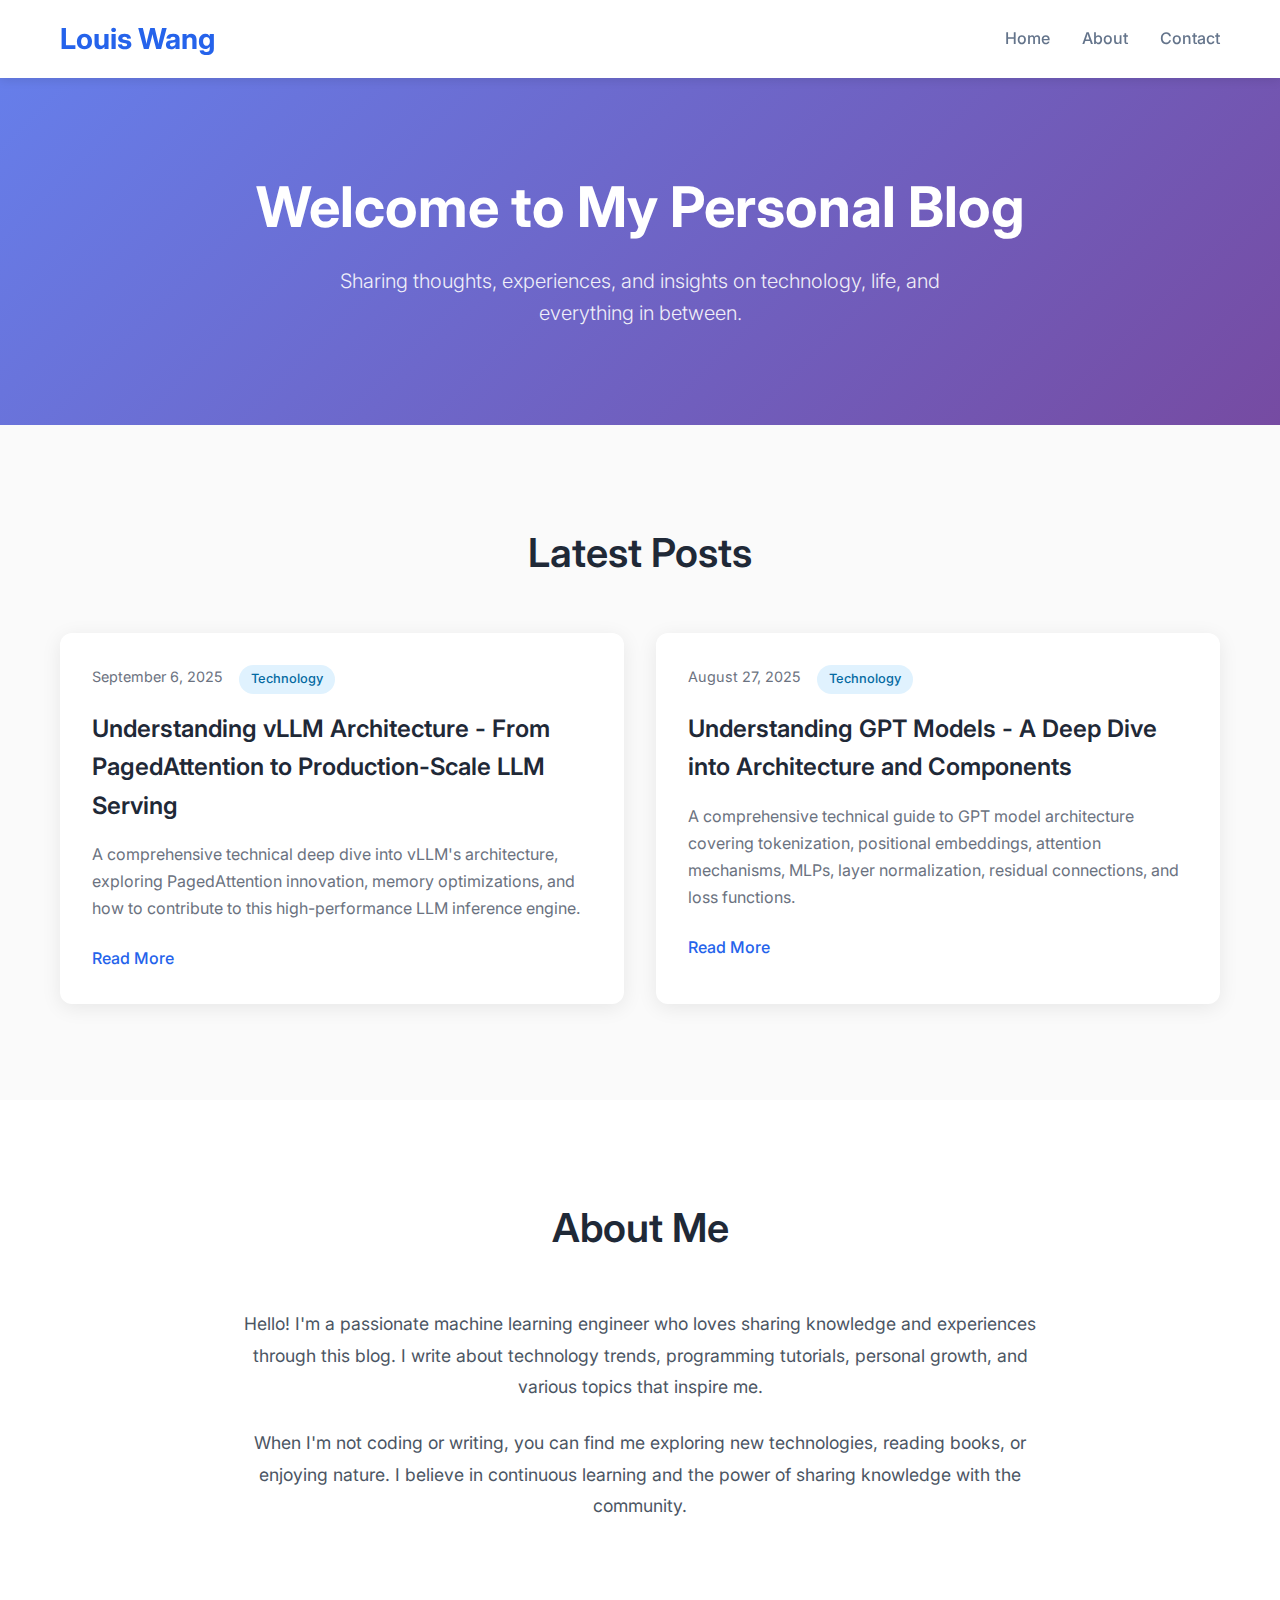
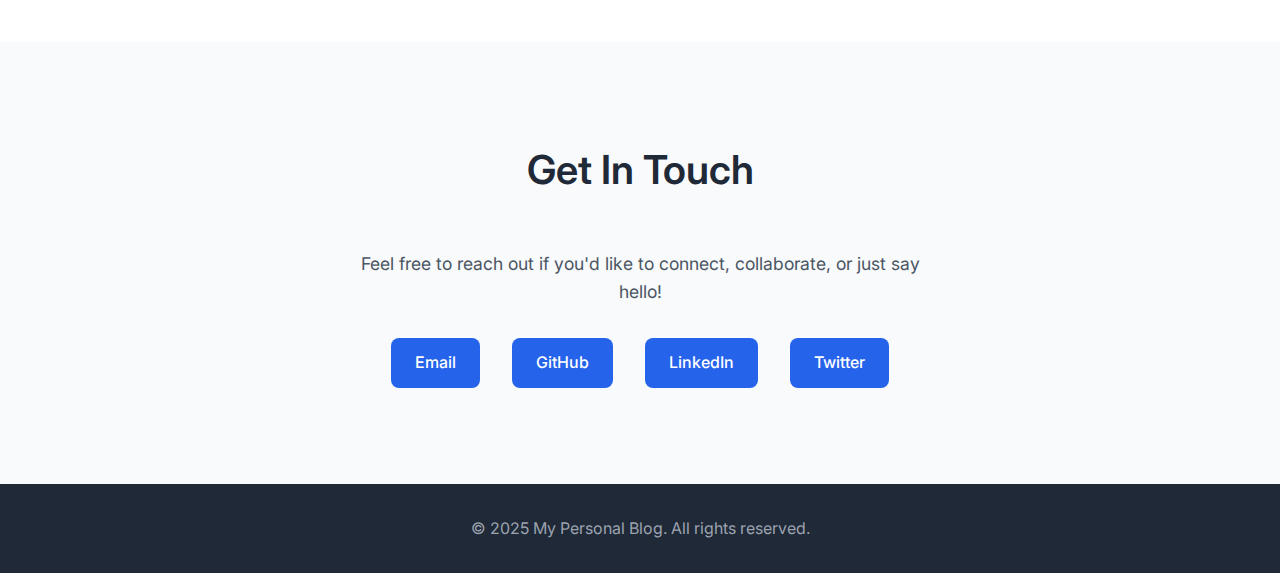
<file: index.html>
<!DOCTYPE html>
<html lang="en">
<head>
    <meta charset="UTF-8">
    <meta name="viewport" content="width=device-width, initial-scale=1.0">
    <title>My Personal Blog</title>
    <link rel="stylesheet" href="styles.css">
    <link href="https://fonts.googleapis.com/css2?family=Inter:wght@300;400;500;600;700&display=swap" rel="stylesheet">
</head>
<body>
    <header class="header">
        <nav class="nav">
            <div class="nav-container">
                <h1 class="logo">Louis Wang</h1>
                <ul class="nav-menu">
                    <li><a href="#home" class="nav-link">Home</a></li>
                    <li><a href="#about" class="nav-link">About</a></li>
                    <li><a href="#contact" class="nav-link">Contact</a></li>
                </ul>
            </div>
        </nav>
    </header>

    <main class="main">
        <section id="home" class="hero">
            <div class="container">
                <h2 class="hero-title">Welcome to My Personal Blog</h2>
                <p class="hero-subtitle">Sharing thoughts, experiences, and insights on technology, life, and everything in between.</p>
            </div>
        </section>

        <section class="posts">
            <div class="container">
                <h3 class="section-title">Latest Posts</h3>
                <div class="posts-grid">
                    <!-- Posts will be dynamically loaded here -->
                    <div class="loading" style="text-align: center; padding: 2rem; color: #6b7280;">
                        Loading posts...
                    </div>
                </div>
            </div>
        </section>

        <section id="about" class="about">
            <div class="container">
                <h3 class="section-title">About Me</h3>
                <div class="about-content">
                    <p>Hello! I'm a passionate machine learning engineer who loves sharing knowledge and experiences through this blog. I write about technology trends, programming tutorials, personal growth, and various topics that inspire me.</p>
                    <p>When I'm not coding or writing, you can find me exploring new technologies, reading books, or enjoying nature. I believe in continuous learning and the power of sharing knowledge with the community.</p>
                </div>
            </div>
        </section>

        <section id="contact" class="contact">
            <div class="container">
                <h3 class="section-title">Get In Touch</h3>
                <div class="contact-content">
                    <p>Feel free to reach out if you'd like to connect, collaborate, or just say hello!</p>
                    <div class="contact-links">
                        <a href="mailto:louiswang524@gmail.com" class="contact-link">Email</a>
                        <a href="https://github.com/louiswang524" class="contact-link">GitHub</a>
                        <a href="https://www.linkedin.com/in/yu-feng/" class="contact-link">LinkedIn</a>
                        <a href="https://x.com/louiswangyufeng" class="contact-link">Twitter</a>
                    </div>
                </div>
            </div>
        </section>
    </main>

    <footer class="footer">
        <div class="container">
            <p>&copy; 2025 My Personal Blog. All rights reserved.</p>
        </div>
    </footer>

    <script src="markdown-parser.js"></script>
    <script>
        // Load and render posts on page load
        document.addEventListener('DOMContentLoaded', async function() {
            await blog.renderPosts();
        });
    </script>
    <script src="script.js"></script>
</body>
</html>
</file>
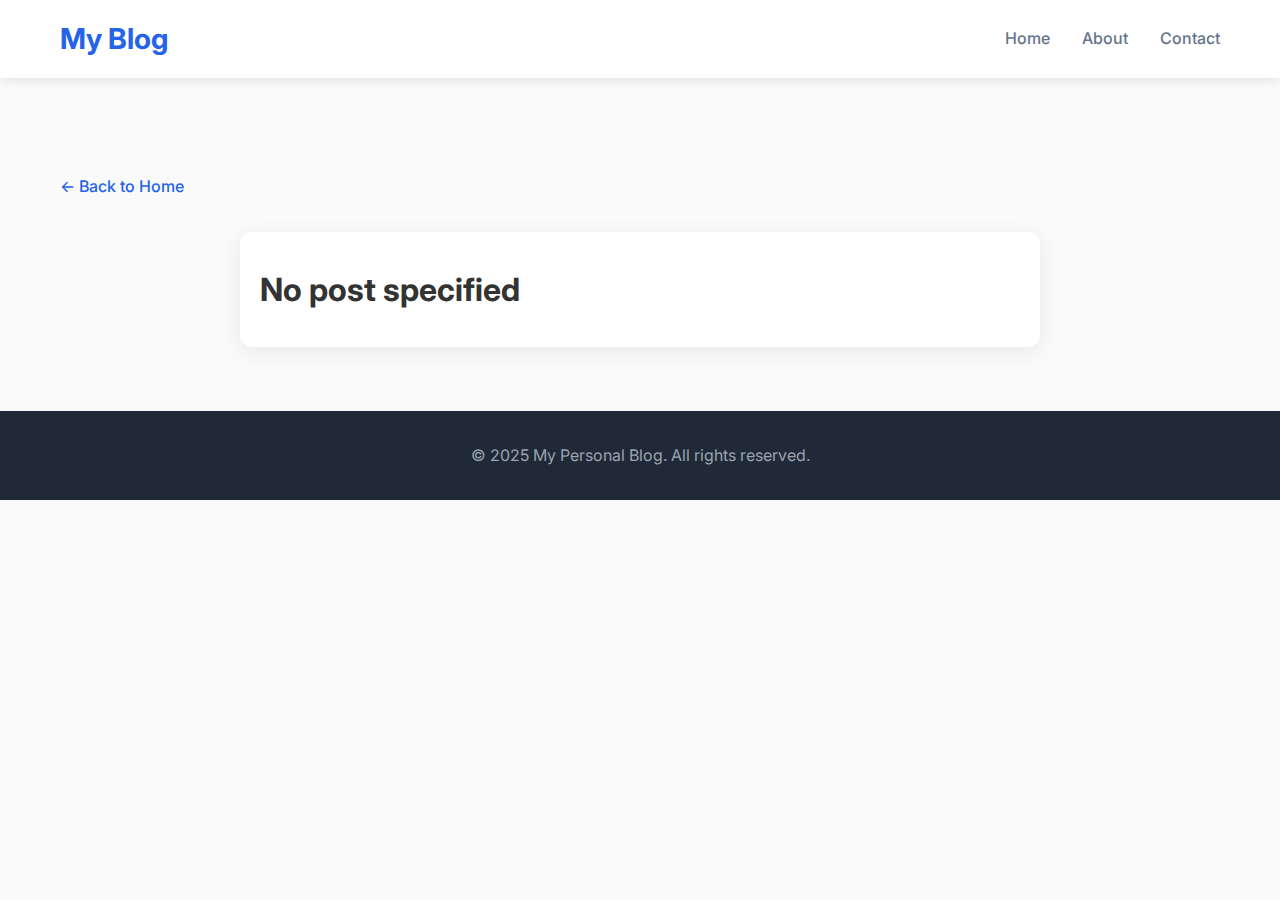
<file: post.html>
<!DOCTYPE html>
<html lang="en">
<head>
    <meta charset="UTF-8">
    <meta name="viewport" content="width=device-width, initial-scale=1.0">
    <title>Post - My Personal Blog</title>
    <link rel="stylesheet" href="styles.css">
    <link href="https://fonts.googleapis.com/css2?family=Inter:wght@300;400;500;600;700&display=swap" rel="stylesheet">
    <style>
        .post-content {
            max-width: 800px;
            margin: 0 auto;
            padding: 2rem 20px;
            background: white;
            border-radius: 12px;
            box-shadow: 0 4px 20px rgba(0, 0, 0, 0.08);
        }
        
        .post-header {
            text-align: center;
            margin-bottom: 3rem;
            padding-bottom: 2rem;
            border-bottom: 1px solid #e5e7eb;
        }
        
        .post-title {
            font-size: 2.5rem;
            font-weight: 700;
            color: #1f2937;
            margin-bottom: 1rem;
        }
        
        .post-meta {
            color: #6b7280;
            font-size: 1rem;
        }
        
        .post-body h1, .post-body h2, .post-body h3 {
            font-weight: 600;
            color: #1f2937;
            margin: 2rem 0 1rem 0;
        }
        
        .post-body h1 { font-size: 2rem; }
        .post-body h2 { font-size: 1.75rem; }
        .post-body h3 { font-size: 1.5rem; }
        
        .post-body p {
            margin-bottom: 1.5rem;
            line-height: 1.8;
            color: #4b5563;
        }
        
        .post-body ul, .post-body ol {
            margin-left: 2rem;
            margin-bottom: 1.5rem;
        }
        
        .post-body li {
            margin-bottom: 0.5rem;
            color: #4b5563;
            line-height: 1.7;
        }
        
        .post-body blockquote {
            background: #f8fafc;
            border-left: 4px solid #2563eb;
            padding: 1rem 1.5rem;
            margin: 2rem 0;
            font-style: italic;
            color: #4b5563;
        }
        
        .post-body code {
            background: #f3f4f6;
            padding: 0.2rem 0.4rem;
            border-radius: 4px;
            font-family: 'Monaco', 'Menlo', 'Ubuntu Mono', monospace;
            font-size: 0.9rem;
            color: #1f2937;
        }
        
        .post-body pre {
            background: #1f2937;
            color: #e5e7eb;
            padding: 1.5rem;
            border-radius: 8px;
            margin: 1.5rem 0;
            overflow-x: auto;
        }
        
        .post-body pre code {
            background: none;
            padding: 0;
            color: inherit;
        }
        
        .post-body img {
            max-width: 100%;
            height: auto;
            border-radius: 8px;
            margin: 1rem 0;
        }
        
        .post-body hr {
            border: none;
            height: 1px;
            background: #e5e7eb;
            margin: 2rem 0;
        }
        
        .back-link {
            display: inline-block;
            margin: 2rem 0;
            color: #2563eb;
            text-decoration: none;
            font-weight: 500;
            transition: color 0.3s ease;
        }
        
        .back-link:hover {
            color: #1d4ed8;
        }
        
        .loading {
            text-align: center;
            padding: 4rem 0;
            color: #6b7280;
        }
        
        .error {
            background: #fef2f2;
            border: 1px solid #fecaca;
            border-radius: 8px;
            padding: 2rem;
            margin: 2rem 0;
        }
        
        .error h2 {
            color: #dc2626;
            margin-bottom: 1rem;
        }
        
        .error p {
            color: #7f1d1d;
            margin-bottom: 1rem;
        }
        
        .error code {
            background: #fee2e2;
            color: #991b1b;
            padding: 0.2rem 0.4rem;
            border-radius: 4px;
        }
    </style>
</head>
<body>
    <header class="header">
        <nav class="nav">
            <div class="nav-container">
                <a href="index.html" class="logo">My Blog</a>
                <ul class="nav-menu">
                    <li><a href="index.html#home" class="nav-link">Home</a></li>
                    <li><a href="index.html#about" class="nav-link">About</a></li>
                    <li><a href="index.html#contact" class="nav-link">Contact</a></li>
                </ul>
            </div>
        </nav>
    </header>

    <main class="main" style="padding: 4rem 0;">
        <div class="container">
            <a href="index.html" class="back-link">← Back to Home</a>
            
            <article class="post-content">
                <div class="loading">Loading post...</div>
            </article>
        </div>
    </main>

    <footer class="footer">
        <div class="container">
            <p>&copy; 2025 My Personal Blog. All rights reserved.</p>
        </div>
    </footer>

    <script src="markdown-parser.js"></script>
    <script>
        // Load and render the post based on URL parameter
        document.addEventListener('DOMContentLoaded', async function() {
            const urlParams = new URLSearchParams(window.location.search);
            const filename = urlParams.get('file');
            
            if (filename) {
                await blog.renderSinglePost(filename);
            } else {
                document.querySelector('.post-content').innerHTML = '<h1>No post specified</h1>';
            }
        });
    </script>
    <script src="script.js"></script>
</body>
</html>
</file>
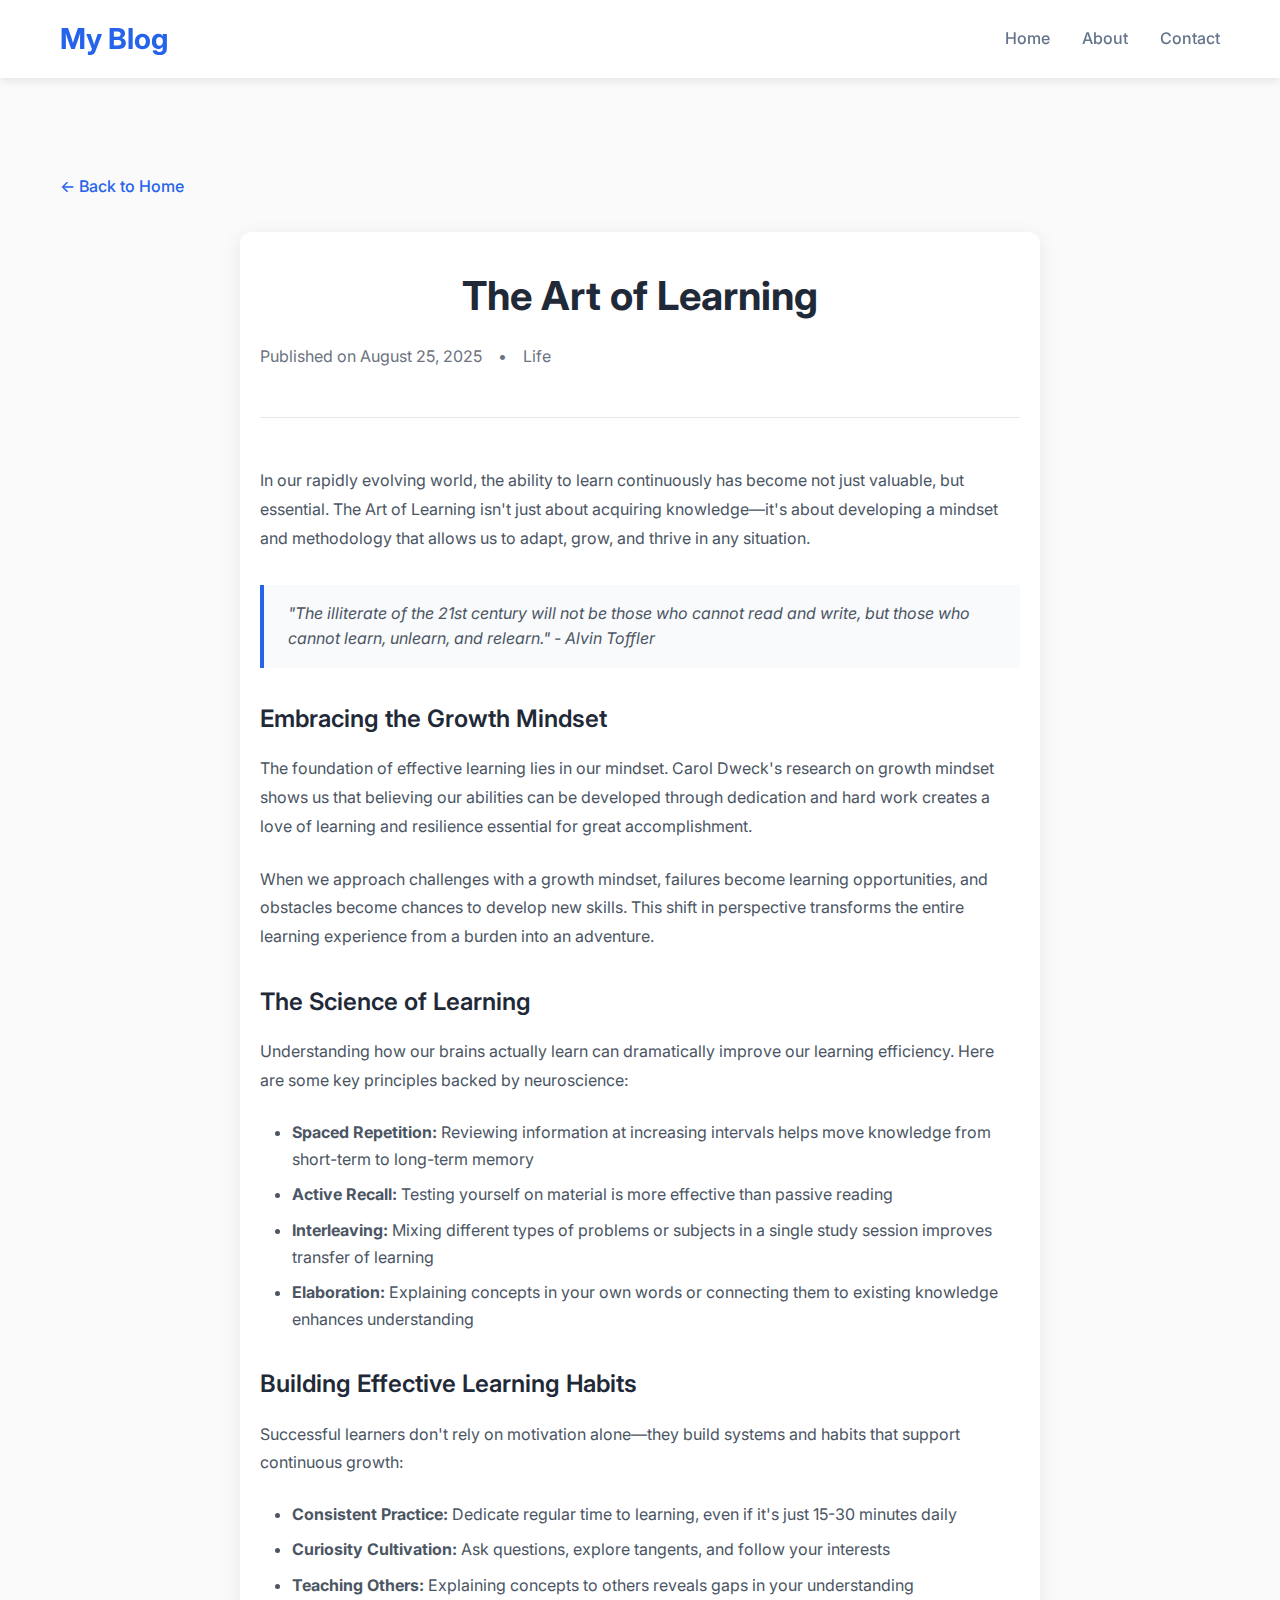
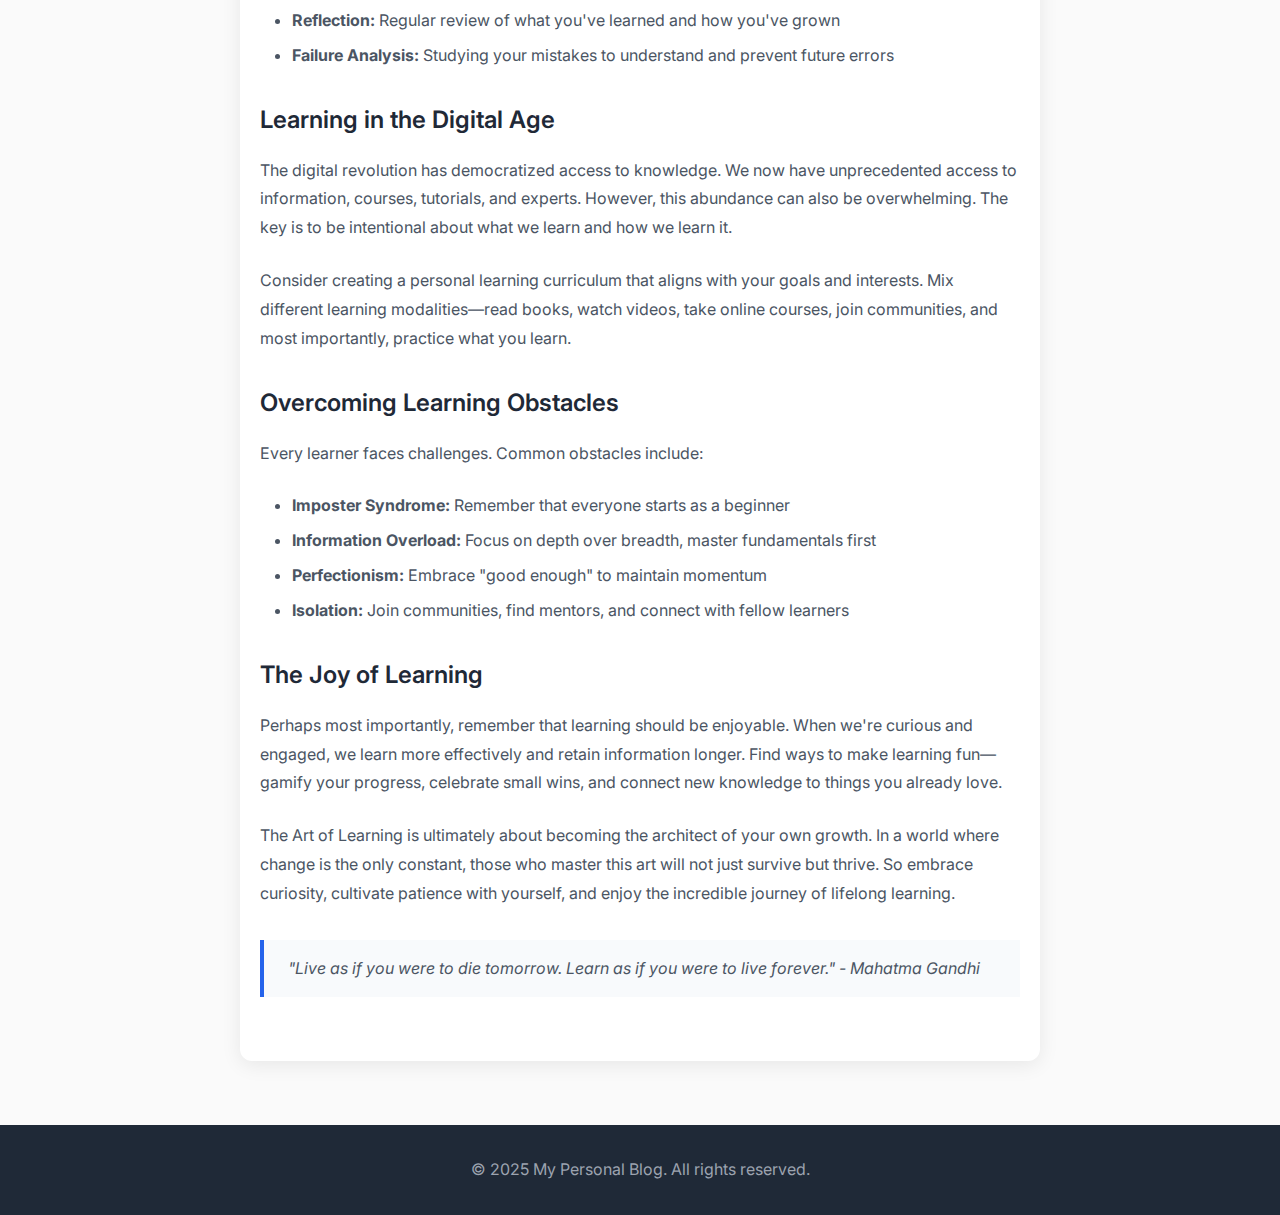
<file: posts/art-of-learning.html>
<!DOCTYPE html>
<html lang="en">
<head>
    <meta charset="UTF-8">
    <meta name="viewport" content="width=device-width, initial-scale=1.0">
    <title>The Art of Learning - My Personal Blog</title>
    <link rel="stylesheet" href="../styles.css">
    <link href="https://fonts.googleapis.com/css2?family=Inter:wght@300;400;500;600;700&display=swap" rel="stylesheet">
    <style>
        .post-content {
            max-width: 800px;
            margin: 0 auto;
            padding: 2rem 20px;
            background: white;
            border-radius: 12px;
            box-shadow: 0 4px 20px rgba(0, 0, 0, 0.08);
        }
        
        .post-header {
            text-align: center;
            margin-bottom: 3rem;
            padding-bottom: 2rem;
            border-bottom: 1px solid #e5e7eb;
        }
        
        .post-title {
            font-size: 2.5rem;
            font-weight: 700;
            color: #1f2937;
            margin-bottom: 1rem;
        }
        
        .post-meta {
            color: #6b7280;
            font-size: 1rem;
        }
        
        .post-body h3 {
            font-size: 1.5rem;
            font-weight: 600;
            color: #1f2937;
            margin: 2rem 0 1rem 0;
        }
        
        .post-body p {
            margin-bottom: 1.5rem;
            line-height: 1.8;
            color: #4b5563;
        }
        
        .post-body ul {
            margin-left: 2rem;
            margin-bottom: 1.5rem;
        }
        
        .post-body li {
            margin-bottom: 0.5rem;
            color: #4b5563;
            line-height: 1.7;
        }
        
        .back-link {
            display: inline-block;
            margin: 2rem 0;
            color: #2563eb;
            text-decoration: none;
            font-weight: 500;
        }
        
        .back-link:hover {
            color: #1d4ed8;
        }
        
        .quote {
            background: #f8fafc;
            border-left: 4px solid #2563eb;
            padding: 1rem 1.5rem;
            margin: 2rem 0;
            font-style: italic;
            color: #4b5563;
        }
    </style>
</head>
<body>
    <header class="header">
        <nav class="nav">
            <div class="nav-container">
                <a href="../index.html" class="logo">My Blog</a>
                <ul class="nav-menu">
                    <li><a href="../index.html#home" class="nav-link">Home</a></li>
                    <li><a href="../index.html#about" class="nav-link">About</a></li>
                    <li><a href="../index.html#contact" class="nav-link">Contact</a></li>
                </ul>
            </div>
        </nav>
    </header>

    <main class="main" style="padding: 4rem 0;">
        <div class="container">
            <a href="../index.html" class="back-link">← Back to Home</a>
            
            <article class="post-content">
                <header class="post-header">
                    <h1 class="post-title">The Art of Learning</h1>
                    <div class="post-meta">
                        <span>Published on August 25, 2025</span> • <span>Life</span>
                    </div>
                </header>
                
                <div class="post-body">
                    <p>In our rapidly evolving world, the ability to learn continuously has become not just valuable, but essential. The Art of Learning isn't just about acquiring knowledge—it's about developing a mindset and methodology that allows us to adapt, grow, and thrive in any situation.</p>
                    
                    <div class="quote">
                        "The illiterate of the 21st century will not be those who cannot read and write, but those who cannot learn, unlearn, and relearn." - Alvin Toffler
                    </div>
                    
                    <h3>Embracing the Growth Mindset</h3>
                    <p>The foundation of effective learning lies in our mindset. Carol Dweck's research on growth mindset shows us that believing our abilities can be developed through dedication and hard work creates a love of learning and resilience essential for great accomplishment.</p>
                    
                    <p>When we approach challenges with a growth mindset, failures become learning opportunities, and obstacles become chances to develop new skills. This shift in perspective transforms the entire learning experience from a burden into an adventure.</p>
                    
                    <h3>The Science of Learning</h3>
                    <p>Understanding how our brains actually learn can dramatically improve our learning efficiency. Here are some key principles backed by neuroscience:</p>
                    
                    <ul>
                        <li><strong>Spaced Repetition:</strong> Reviewing information at increasing intervals helps move knowledge from short-term to long-term memory</li>
                        <li><strong>Active Recall:</strong> Testing yourself on material is more effective than passive reading</li>
                        <li><strong>Interleaving:</strong> Mixing different types of problems or subjects in a single study session improves transfer of learning</li>
                        <li><strong>Elaboration:</strong> Explaining concepts in your own words or connecting them to existing knowledge enhances understanding</li>
                    </ul>
                    
                    <h3>Building Effective Learning Habits</h3>
                    <p>Successful learners don't rely on motivation alone—they build systems and habits that support continuous growth:</p>
                    
                    <ul>
                        <li><strong>Consistent Practice:</strong> Dedicate regular time to learning, even if it's just 15-30 minutes daily</li>
                        <li><strong>Curiosity Cultivation:</strong> Ask questions, explore tangents, and follow your interests</li>
                        <li><strong>Teaching Others:</strong> Explaining concepts to others reveals gaps in your understanding</li>
                        <li><strong>Reflection:</strong> Regular review of what you've learned and how you've grown</li>
                        <li><strong>Failure Analysis:</strong> Studying your mistakes to understand and prevent future errors</li>
                    </ul>
                    
                    <h3>Learning in the Digital Age</h3>
                    <p>The digital revolution has democratized access to knowledge. We now have unprecedented access to information, courses, tutorials, and experts. However, this abundance can also be overwhelming. The key is to be intentional about what we learn and how we learn it.</p>
                    
                    <p>Consider creating a personal learning curriculum that aligns with your goals and interests. Mix different learning modalities—read books, watch videos, take online courses, join communities, and most importantly, practice what you learn.</p>
                    
                    <h3>Overcoming Learning Obstacles</h3>
                    <p>Every learner faces challenges. Common obstacles include:</p>
                    
                    <ul>
                        <li><strong>Imposter Syndrome:</strong> Remember that everyone starts as a beginner</li>
                        <li><strong>Information Overload:</strong> Focus on depth over breadth, master fundamentals first</li>
                        <li><strong>Perfectionism:</strong> Embrace "good enough" to maintain momentum</li>
                        <li><strong>Isolation:</strong> Join communities, find mentors, and connect with fellow learners</li>
                    </ul>
                    
                    <h3>The Joy of Learning</h3>
                    <p>Perhaps most importantly, remember that learning should be enjoyable. When we're curious and engaged, we learn more effectively and retain information longer. Find ways to make learning fun—gamify your progress, celebrate small wins, and connect new knowledge to things you already love.</p>
                    
                    <p>The Art of Learning is ultimately about becoming the architect of your own growth. In a world where change is the only constant, those who master this art will not just survive but thrive. So embrace curiosity, cultivate patience with yourself, and enjoy the incredible journey of lifelong learning.</p>
                    
                    <div class="quote">
                        "Live as if you were to die tomorrow. Learn as if you were to live forever." - Mahatma Gandhi
                    </div>
                </div>
            </article>
        </div>
    </main>

    <footer class="footer">
        <div class="container">
            <p>&copy; 2025 My Personal Blog. All rights reserved.</p>
        </div>
    </footer>

    <script src="../script.js"></script>
</body>
</html>
</file>
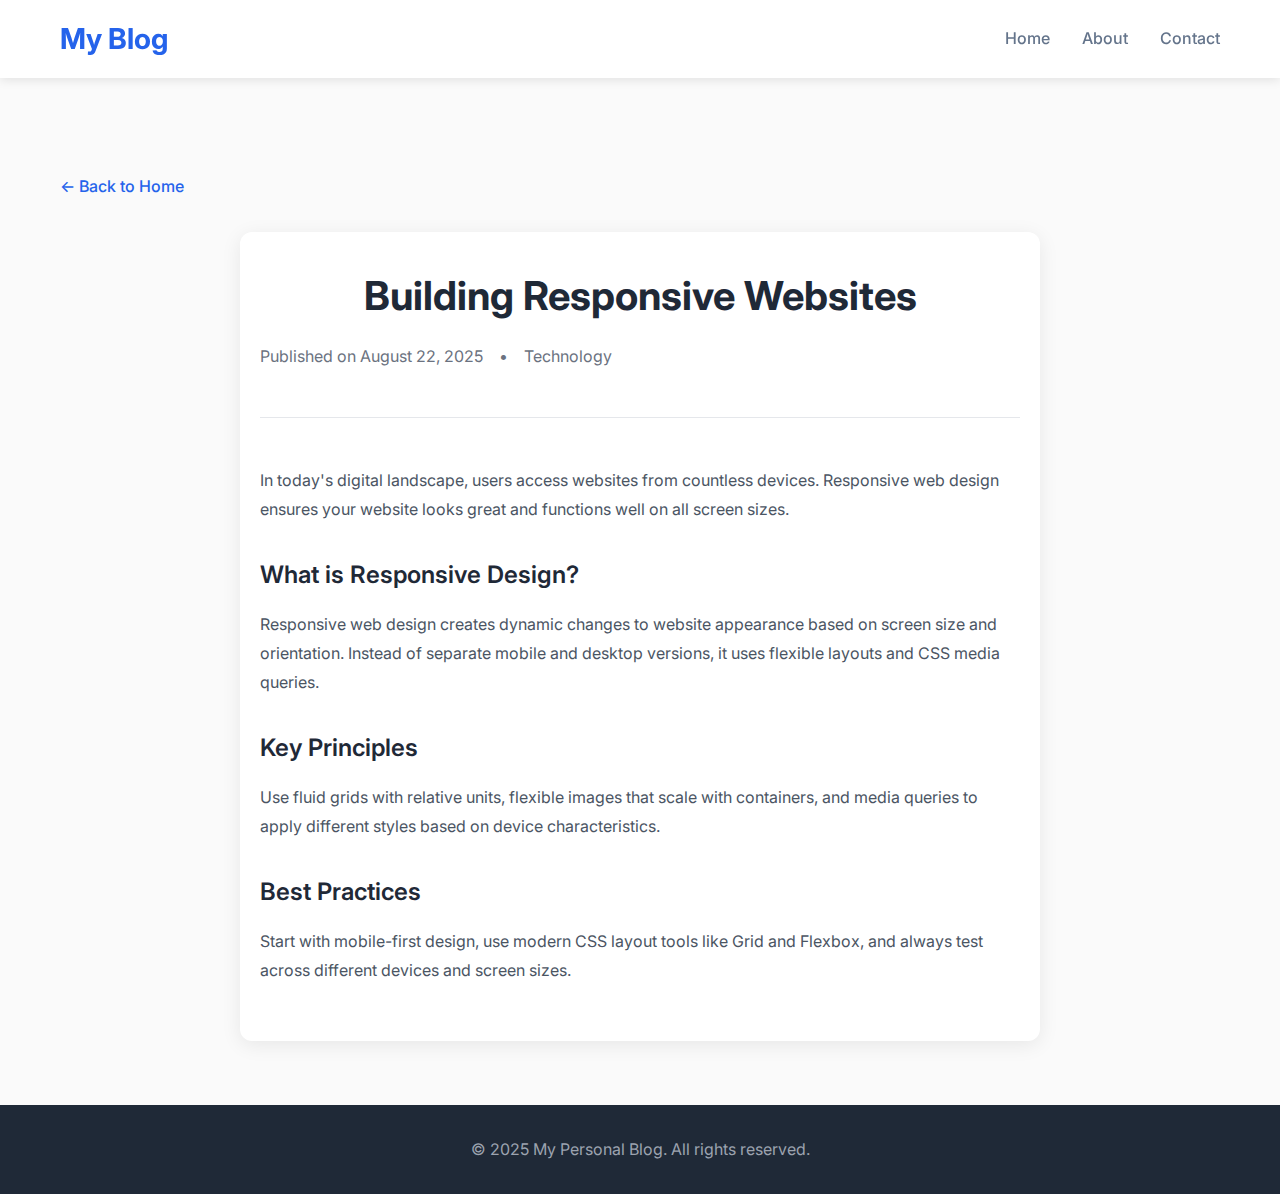
<file: posts/responsive-design.html>
<!DOCTYPE html>
<html lang="en">
<head>
    <meta charset="UTF-8">
    <meta name="viewport" content="width=device-width, initial-scale=1.0">
    <title>Building Responsive Websites - My Personal Blog</title>
    <link rel="stylesheet" href="../styles.css">
    <link href="https://fonts.googleapis.com/css2?family=Inter:wght@300;400;500;600;700&display=swap" rel="stylesheet">
    <style>
        .post-content {
            max-width: 800px;
            margin: 0 auto;
            padding: 2rem 20px;
            background: white;
            border-radius: 12px;
            box-shadow: 0 4px 20px rgba(0, 0, 0, 0.08);
        }
        .post-header {
            text-align: center;
            margin-bottom: 3rem;
            padding-bottom: 2rem;
            border-bottom: 1px solid #e5e7eb;
        }
        .post-title {
            font-size: 2.5rem;
            font-weight: 700;
            color: #1f2937;
            margin-bottom: 1rem;
        }
        .post-meta {
            color: #6b7280;
            font-size: 1rem;
        }
        .post-body h3 {
            font-size: 1.5rem;
            font-weight: 600;
            color: #1f2937;
            margin: 2rem 0 1rem 0;
        }
        .post-body p {
            margin-bottom: 1.5rem;
            line-height: 1.8;
            color: #4b5563;
        }
        .back-link {
            display: inline-block;
            margin: 2rem 0;
            color: #2563eb;
            text-decoration: none;
            font-weight: 500;
        }
        .back-link:hover {
            color: #1d4ed8;
        }
    </style>
</head>
<body>
    <header class="header">
        <nav class="nav">
            <div class="nav-container">
                <a href="../index.html" class="logo">My Blog</a>
                <ul class="nav-menu">
                    <li><a href="../index.html#home" class="nav-link">Home</a></li>
                    <li><a href="../index.html#about" class="nav-link">About</a></li>
                    <li><a href="../index.html#contact" class="nav-link">Contact</a></li>
                </ul>
            </div>
        </nav>
    </header>

    <main class="main" style="padding: 4rem 0;">
        <div class="container">
            <a href="../index.html" class="back-link">← Back to Home</a>
            
            <article class="post-content">
                <header class="post-header">
                    <h1 class="post-title">Building Responsive Websites</h1>
                    <div class="post-meta">
                        <span>Published on August 22, 2025</span> • <span>Technology</span>
                    </div>
                </header>
                
                <div class="post-body">
                    <p>In today's digital landscape, users access websites from countless devices. Responsive web design ensures your website looks great and functions well on all screen sizes.</p>
                    
                    <h3>What is Responsive Design?</h3>
                    <p>Responsive web design creates dynamic changes to website appearance based on screen size and orientation. Instead of separate mobile and desktop versions, it uses flexible layouts and CSS media queries.</p>
                    
                    <h3>Key Principles</h3>
                    <p>Use fluid grids with relative units, flexible images that scale with containers, and media queries to apply different styles based on device characteristics.</p>
                    
                    <h3>Best Practices</h3>
                    <p>Start with mobile-first design, use modern CSS layout tools like Grid and Flexbox, and always test across different devices and screen sizes.</p>
                </div>
            </article>
        </div>
    </main>

    <footer class="footer">
        <div class="container">
            <p>&copy; 2025 My Personal Blog. All rights reserved.</p>
        </div>
    </footer>

    <script src="../script.js"></script>
</body>
</html>
</file>
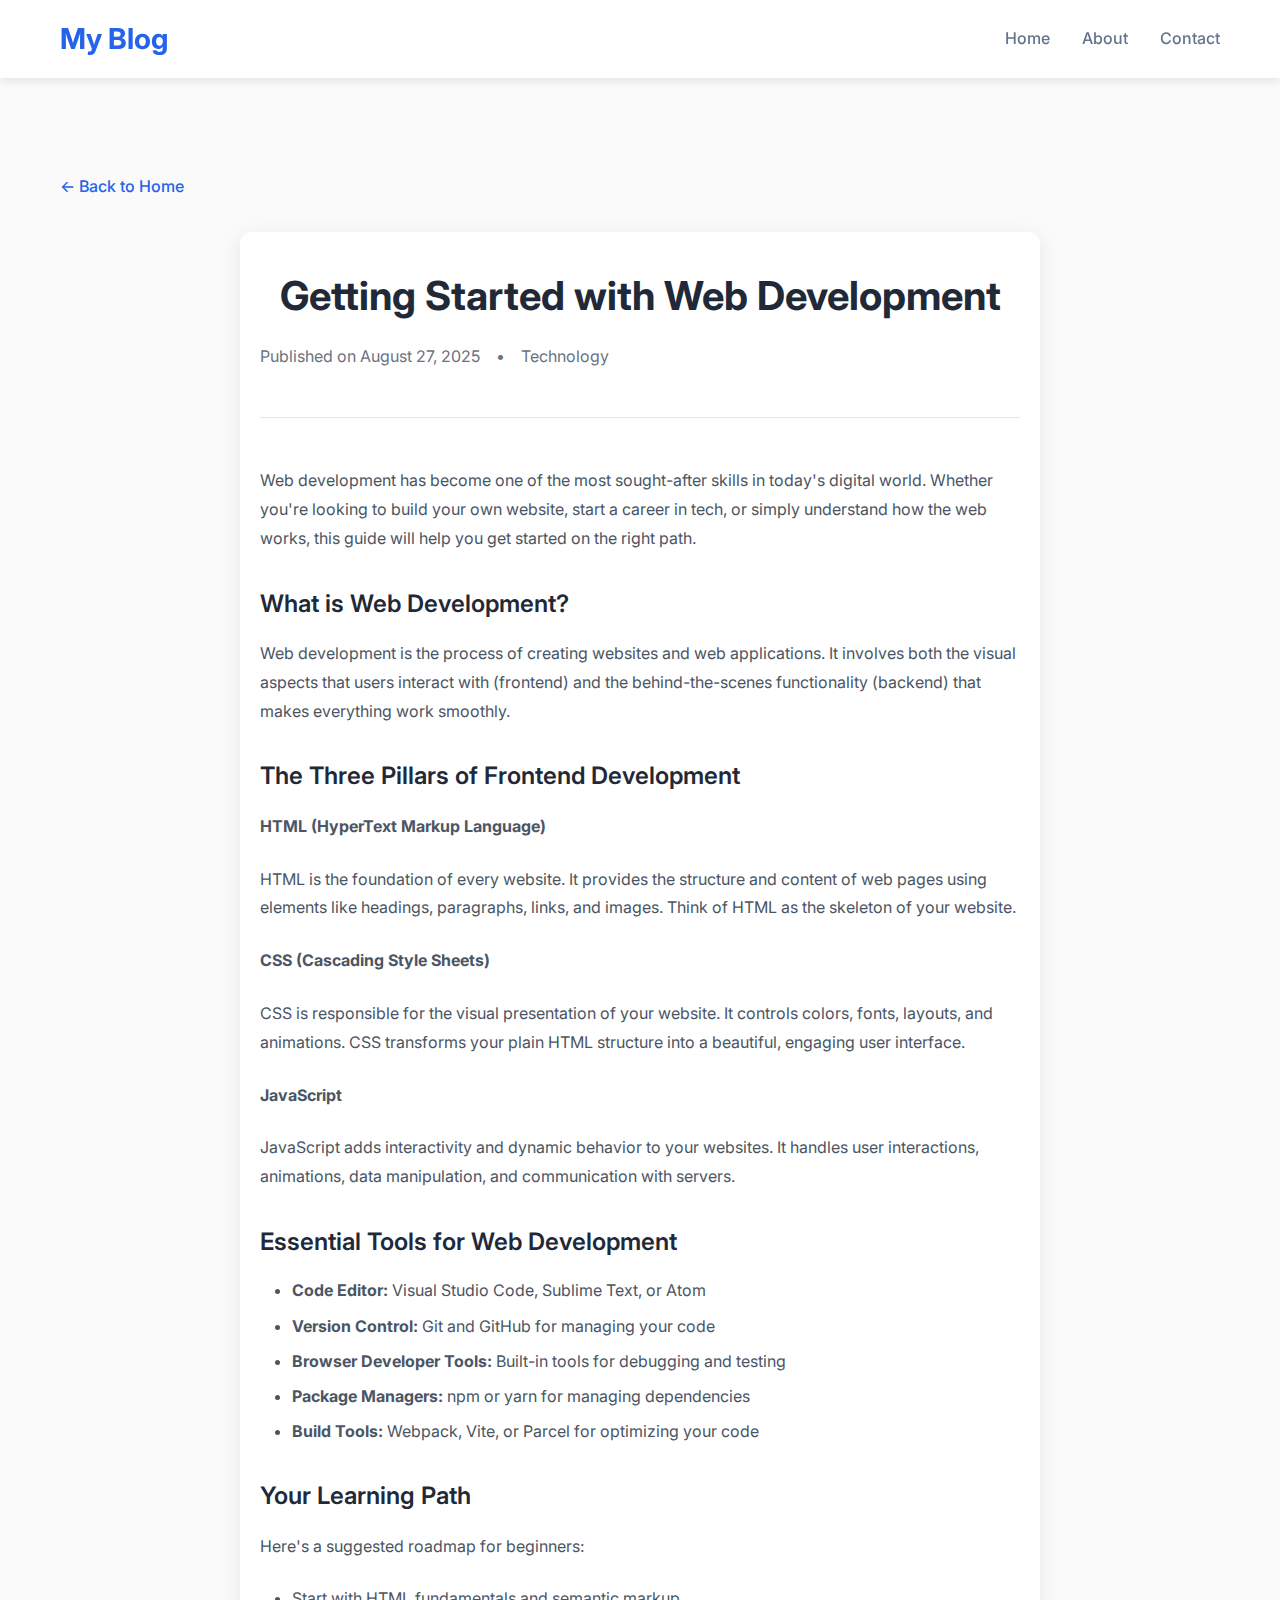
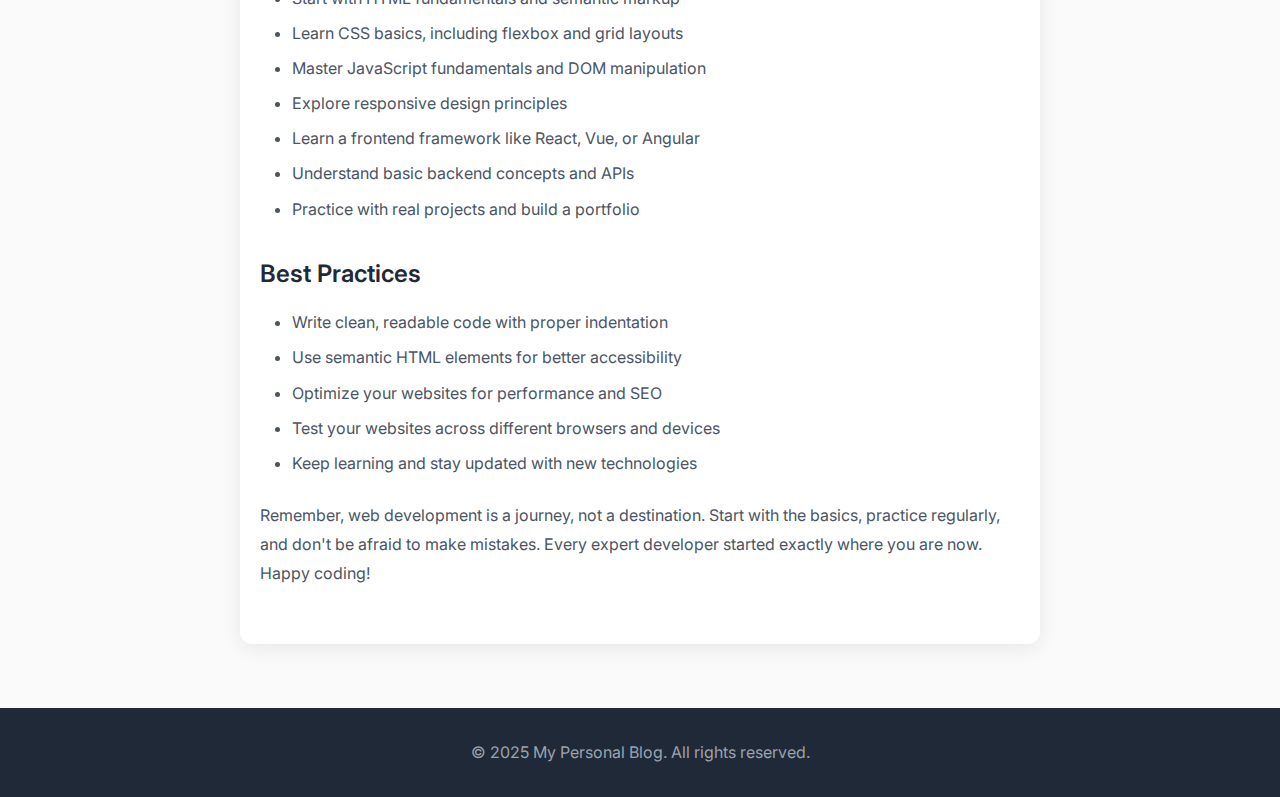
<file: posts/web-development-guide.html>
<!DOCTYPE html>
<html lang="en">
<head>
    <meta charset="UTF-8">
    <meta name="viewport" content="width=device-width, initial-scale=1.0">
    <title>Getting Started with Web Development - My Personal Blog</title>
    <link rel="stylesheet" href="../styles.css">
    <link href="https://fonts.googleapis.com/css2?family=Inter:wght@300;400;500;600;700&display=swap" rel="stylesheet">
    <style>
        .post-content {
            max-width: 800px;
            margin: 0 auto;
            padding: 2rem 20px;
            background: white;
            border-radius: 12px;
            box-shadow: 0 4px 20px rgba(0, 0, 0, 0.08);
        }
        
        .post-header {
            text-align: center;
            margin-bottom: 3rem;
            padding-bottom: 2rem;
            border-bottom: 1px solid #e5e7eb;
        }
        
        .post-title {
            font-size: 2.5rem;
            font-weight: 700;
            color: #1f2937;
            margin-bottom: 1rem;
        }
        
        .post-meta {
            color: #6b7280;
            font-size: 1rem;
        }
        
        .post-body h3 {
            font-size: 1.5rem;
            font-weight: 600;
            color: #1f2937;
            margin: 2rem 0 1rem 0;
        }
        
        .post-body p {
            margin-bottom: 1.5rem;
            line-height: 1.8;
            color: #4b5563;
        }
        
        .post-body ul {
            margin-left: 2rem;
            margin-bottom: 1.5rem;
        }
        
        .post-body li {
            margin-bottom: 0.5rem;
            color: #4b5563;
            line-height: 1.7;
        }
        
        .back-link {
            display: inline-block;
            margin: 2rem 0;
            color: #2563eb;
            text-decoration: none;
            font-weight: 500;
        }
        
        .back-link:hover {
            color: #1d4ed8;
        }
    </style>
</head>
<body>
    <header class="header">
        <nav class="nav">
            <div class="nav-container">
                <a href="../index.html" class="logo">My Blog</a>
                <ul class="nav-menu">
                    <li><a href="../index.html#home" class="nav-link">Home</a></li>
                    <li><a href="../index.html#about" class="nav-link">About</a></li>
                    <li><a href="../index.html#contact" class="nav-link">Contact</a></li>
                </ul>
            </div>
        </nav>
    </header>

    <main class="main" style="padding: 4rem 0;">
        <div class="container">
            <a href="../index.html" class="back-link">← Back to Home</a>
            
            <article class="post-content">
                <header class="post-header">
                    <h1 class="post-title">Getting Started with Web Development</h1>
                    <div class="post-meta">
                        <span>Published on August 27, 2025</span> • <span>Technology</span>
                    </div>
                </header>
                
                <div class="post-body">
                    <p>Web development has become one of the most sought-after skills in today's digital world. Whether you're looking to build your own website, start a career in tech, or simply understand how the web works, this guide will help you get started on the right path.</p>
                    
                    <h3>What is Web Development?</h3>
                    <p>Web development is the process of creating websites and web applications. It involves both the visual aspects that users interact with (frontend) and the behind-the-scenes functionality (backend) that makes everything work smoothly.</p>
                    
                    <h3>The Three Pillars of Frontend Development</h3>
                    
                    <p><strong>HTML (HyperText Markup Language)</strong></p>
                    <p>HTML is the foundation of every website. It provides the structure and content of web pages using elements like headings, paragraphs, links, and images. Think of HTML as the skeleton of your website.</p>
                    
                    <p><strong>CSS (Cascading Style Sheets)</strong></p>
                    <p>CSS is responsible for the visual presentation of your website. It controls colors, fonts, layouts, and animations. CSS transforms your plain HTML structure into a beautiful, engaging user interface.</p>
                    
                    <p><strong>JavaScript</strong></p>
                    <p>JavaScript adds interactivity and dynamic behavior to your websites. It handles user interactions, animations, data manipulation, and communication with servers.</p>
                    
                    <h3>Essential Tools for Web Development</h3>
                    <ul>
                        <li><strong>Code Editor:</strong> Visual Studio Code, Sublime Text, or Atom</li>
                        <li><strong>Version Control:</strong> Git and GitHub for managing your code</li>
                        <li><strong>Browser Developer Tools:</strong> Built-in tools for debugging and testing</li>
                        <li><strong>Package Managers:</strong> npm or yarn for managing dependencies</li>
                        <li><strong>Build Tools:</strong> Webpack, Vite, or Parcel for optimizing your code</li>
                    </ul>
                    
                    <h3>Your Learning Path</h3>
                    <p>Here's a suggested roadmap for beginners:</p>
                    <ul>
                        <li>Start with HTML fundamentals and semantic markup</li>
                        <li>Learn CSS basics, including flexbox and grid layouts</li>
                        <li>Master JavaScript fundamentals and DOM manipulation</li>
                        <li>Explore responsive design principles</li>
                        <li>Learn a frontend framework like React, Vue, or Angular</li>
                        <li>Understand basic backend concepts and APIs</li>
                        <li>Practice with real projects and build a portfolio</li>
                    </ul>
                    
                    <h3>Best Practices</h3>
                    <ul>
                        <li>Write clean, readable code with proper indentation</li>
                        <li>Use semantic HTML elements for better accessibility</li>
                        <li>Optimize your websites for performance and SEO</li>
                        <li>Test your websites across different browsers and devices</li>
                        <li>Keep learning and stay updated with new technologies</li>
                    </ul>
                    
                    <p>Remember, web development is a journey, not a destination. Start with the basics, practice regularly, and don't be afraid to make mistakes. Every expert developer started exactly where you are now. Happy coding!</p>
                </div>
            </article>
        </div>
    </main>

    <footer class="footer">
        <div class="container">
            <p>&copy; 2025 My Personal Blog. All rights reserved.</p>
        </div>
    </footer>

    <script src="../script.js"></script>
</body>
</html>
</file>
<file: styles.css>
/* Reset and base styles */
* {
    margin: 0;
    padding: 0;
    box-sizing: border-box;
}

body {
    font-family: 'Inter', -apple-system, BlinkMacSystemFont, 'Segoe UI', Roboto, sans-serif;
    line-height: 1.6;
    color: #333;
    background-color: #fafafa;
}

.container {
    max-width: 1200px;
    margin: 0 auto;
    padding: 0 20px;
}

/* Header */
.header {
    background: #fff;
    box-shadow: 0 2px 10px rgba(0, 0, 0, 0.1);
    position: sticky;
    top: 0;
    z-index: 100;
}

.nav-container {
    display: flex;
    justify-content: space-between;
    align-items: center;
    padding: 1rem 20px;
    max-width: 1200px;
    margin: 0 auto;
}

.logo {
    font-size: 1.8rem;
    font-weight: 700;
    color: #2563eb;
    text-decoration: none;
}

.nav-menu {
    display: flex;
    list-style: none;
    gap: 2rem;
}

.nav-link {
    text-decoration: none;
    color: #64748b;
    font-weight: 500;
    transition: color 0.3s ease;
}

.nav-link:hover {
    color: #2563eb;
}

/* Hero Section */
.hero {
    background: linear-gradient(135deg, #667eea 0%, #764ba2 100%);
    color: white;
    padding: 6rem 0;
    text-align: center;
}

.hero-title {
    font-size: 3.5rem;
    font-weight: 700;
    margin-bottom: 1.5rem;
    line-height: 1.2;
}

.hero-subtitle {
    font-size: 1.25rem;
    font-weight: 300;
    max-width: 600px;
    margin: 0 auto;
    opacity: 0.9;
}

/* Main Content */
.main {
    flex: 1;
}

.section-title {
    font-size: 2.5rem;
    font-weight: 600;
    text-align: center;
    margin-bottom: 3rem;
    color: #1f2937;
}

/* Posts Section */
.posts {
    padding: 6rem 0;
}

.posts-grid {
    display: grid;
    grid-template-columns: repeat(auto-fit, minmax(350px, 1fr));
    gap: 2rem;
    margin-top: 2rem;
}

.post-card {
    background: white;
    border-radius: 12px;
    padding: 2rem;
    box-shadow: 0 4px 20px rgba(0, 0, 0, 0.08);
    transition: transform 0.3s ease, box-shadow 0.3s ease;
}

.post-card:hover {
    transform: translateY(-5px);
    box-shadow: 0 8px 30px rgba(0, 0, 0, 0.12);
}

.post-meta {
    display: flex;
    gap: 1rem;
    margin-bottom: 1rem;
}

.post-date {
    color: #6b7280;
    font-size: 0.9rem;
}

.post-category {
    background: #e0f2fe;
    color: #0369a1;
    padding: 0.25rem 0.75rem;
    border-radius: 20px;
    font-size: 0.8rem;
    font-weight: 500;
}

.post-title {
    font-size: 1.5rem;
    font-weight: 600;
    margin-bottom: 1rem;
    color: #1f2937;
}

.post-title-link {
    color: #1f2937;
    text-decoration: none;
    transition: color 0.3s ease, transform 0.2s ease;
    display: block;
    cursor: pointer;
}

.post-title-link:hover {
    color: #2563eb;
    text-decoration: none;
    transform: translateY(-1px);
}

.post-title-link:active {
    transform: translateY(0);
}

.post-excerpt {
    color: #6b7280;
    margin-bottom: 1.5rem;
    line-height: 1.7;
}

.read-more {
    display: inline-block;
    color: #2563eb;
    text-decoration: none;
    font-weight: 500;
    transition: color 0.3s ease;
}

.read-more:hover {
    color: #1d4ed8;
}

/* About Section */
.about {
    background: white;
    padding: 6rem 0;
}

.about-content {
    max-width: 800px;
    margin: 0 auto;
    text-align: center;
}

.about-content p {
    font-size: 1.1rem;
    margin-bottom: 1.5rem;
    color: #4b5563;
    line-height: 1.8;
}

/* Support Section */
.support {
    background: linear-gradient(135deg, #f59e0b 0%, #f97316 100%);
    padding: 6rem 0;
    text-align: center;
}

.support .section-title {
    color: white;
    margin-bottom: 2rem;
}

.support-content p {
    font-size: 1.2rem;
    color: white;
    margin-bottom: 2.5rem;
    opacity: 0.9;
}

.coffee-button-container {
    display: flex;
    justify-content: center;
}

.coffee-button {
    display: inline-flex;
    align-items: center;
    gap: 0.75rem;
    padding: 1rem 2rem;
    background: white;
    color: #f59e0b;
    text-decoration: none;
    border-radius: 50px;
    font-weight: 600;
    font-size: 1.1rem;
    box-shadow: 0 8px 25px rgba(0, 0, 0, 0.15);
    transition: all 0.3s ease;
}

.coffee-button:hover {
    background: #fef3c7;
    transform: translateY(-3px);
    box-shadow: 0 12px 35px rgba(0, 0, 0, 0.2);
    color: #d97706;
}

.coffee-icon {
    font-size: 1.3rem;
    animation: bounce 2s infinite;
}

@keyframes bounce {
    0%, 20%, 50%, 80%, 100% {
        transform: translateY(0);
    }
    40% {
        transform: translateY(-10px);
    }
    60% {
        transform: translateY(-5px);
    }
}

/* Contact Section */
.contact {
    padding: 6rem 0;
    background: #f8fafc;
}

.contact-content {
    text-align: center;
    max-width: 600px;
    margin: 0 auto;
}

.contact-content p {
    font-size: 1.1rem;
    margin-bottom: 2rem;
    color: #4b5563;
}

.contact-links {
    display: flex;
    justify-content: center;
    gap: 2rem;
    flex-wrap: wrap;
}

.contact-link {
    display: inline-block;
    padding: 0.75rem 1.5rem;
    background: #2563eb;
    color: white;
    text-decoration: none;
    border-radius: 8px;
    font-weight: 500;
    transition: background-color 0.3s ease, transform 0.2s ease;
}

.contact-link:hover {
    background: #1d4ed8;
    transform: translateY(-2px);
}

/* Footer */
.footer {
    background: #1f2937;
    color: #9ca3af;
    text-align: center;
    padding: 2rem 0;
}

/* Responsive Design */
@media (max-width: 768px) {
    .nav-container {
        flex-direction: column;
        gap: 1rem;
    }
    
    .nav-menu {
        gap: 1rem;
    }
    
    .hero-title {
        font-size: 2.5rem;
    }
    
    .hero-subtitle {
        font-size: 1.1rem;
    }
    
    .section-title {
        font-size: 2rem;
    }
    
    .posts-grid {
        grid-template-columns: 1fr;
        gap: 1.5rem;
    }
    
    .contact-links {
        gap: 1rem;
    }
    
    .post-card {
        padding: 1.5rem;
    }
    
    .post-title-link:hover {
        transform: none; /* Disable transform on mobile for better touch experience */
    }
}

@media (max-width: 480px) {
    .hero {
        padding: 4rem 0;
    }
    
    .hero-title {
        font-size: 2rem;
    }
    
    .posts, .about, .support, .contact {
        padding: 4rem 0;
    }

    .support-content p {
        font-size: 1.1rem;
    }

    .coffee-button {
        font-size: 1rem;
        padding: 0.875rem 1.75rem;
    }
}

/* Tag Search Section */
.tag-search-section {
    margin-bottom: 3rem;
    background: white;
    border-radius: 12px;
    padding: 2rem;
    box-shadow: 0 4px 20px rgba(0, 0, 0, 0.08);
}

.search-controls {
    display: flex;
    gap: 1rem;
    margin-bottom: 2rem;
    align-items: center;
    flex-wrap: wrap;
}

.search-input {
    flex: 1;
    padding: 0.75rem 1rem;
    border: 2px solid #e5e7eb;
    border-radius: 8px;
    font-size: 1rem;
    min-width: 250px;
    transition: border-color 0.3s ease, box-shadow 0.3s ease;
}

.search-input:focus {
    outline: none;
    border-color: #2563eb;
    box-shadow: 0 0 0 3px rgba(37, 99, 235, 0.1);
}

.clear-btn {
    padding: 0.75rem 1.5rem;
    background: #6b7280;
    color: white;
    border: none;
    border-radius: 8px;
    font-weight: 500;
    cursor: pointer;
    transition: background-color 0.3s ease, transform 0.2s ease;
}

.clear-btn:hover {
    background: #4b5563;
    transform: translateY(-1px);
}

.tags-section {
    margin-top: 1rem;
}

.tags-title {
    font-size: 1.1rem;
    font-weight: 600;
    margin-bottom: 1rem;
    color: #374151;
}

.tags-container {
    display: flex;
    flex-wrap: wrap;
    gap: 0.75rem;
}

.tag-filter {
    display: inline-flex;
    align-items: center;
    padding: 0.5rem 1rem;
    background: #f3f4f6;
    border: 2px solid #e5e7eb;
    border-radius: 20px;
    font-size: 0.9rem;
    font-weight: 500;
    color: #374151;
    cursor: pointer;
    transition: all 0.3s ease;
    text-decoration: none;
}

.tag-filter:hover {
    background: #e5e7eb;
    border-color: #d1d5db;
    transform: translateY(-1px);
}

.tag-filter.active {
    background: #2563eb;
    border-color: #2563eb;
    color: white;
}

.tag-filter.active:hover {
    background: #1d4ed8;
    border-color: #1d4ed8;
}

.tag-count {
    margin-left: 0.5rem;
    font-size: 0.8rem;
    opacity: 0.8;
}

.tag-filter.active .tag-count {
    opacity: 0.9;
}

/* Post Tags */
.post-tags {
    margin: 1rem 0;
    display: flex;
    flex-wrap: wrap;
    gap: 0.5rem;
}

.post-tag {
    display: inline-block;
    padding: 0.25rem 0.75rem;
    background: #f0f9ff;
    color: #0369a1;
    border-radius: 15px;
    font-size: 0.8rem;
    font-weight: 500;
}

/* No Results Message */
.no-results {
    background: white;
    border-radius: 12px;
    padding: 3rem;
    box-shadow: 0 4px 20px rgba(0, 0, 0, 0.08);
    text-align: center;
}

.no-results h3 {
    color: #374151;
    margin-bottom: 0.5rem;
}

.no-results p {
    color: #6b7280;
}

/* Mobile Responsiveness for Tag Search */
@media (max-width: 768px) {
    .tag-search-section {
        padding: 1.5rem;
        margin-bottom: 2rem;
    }
    
    .search-controls {
        flex-direction: column;
        align-items: stretch;
    }
    
    .search-input {
        min-width: auto;
    }
    
    .tags-container {
        gap: 0.5rem;
    }
    
    .tag-filter {
        font-size: 0.85rem;
        padding: 0.4rem 0.8rem;
    }
}

@media (max-width: 480px) {
    .tag-search-section {
        padding: 1rem;
    }
    
    .tags-title {
        font-size: 1rem;
    }
    
    .tag-filter {
        font-size: 0.8rem;
        padding: 0.35rem 0.7rem;
    }
}
</file>
